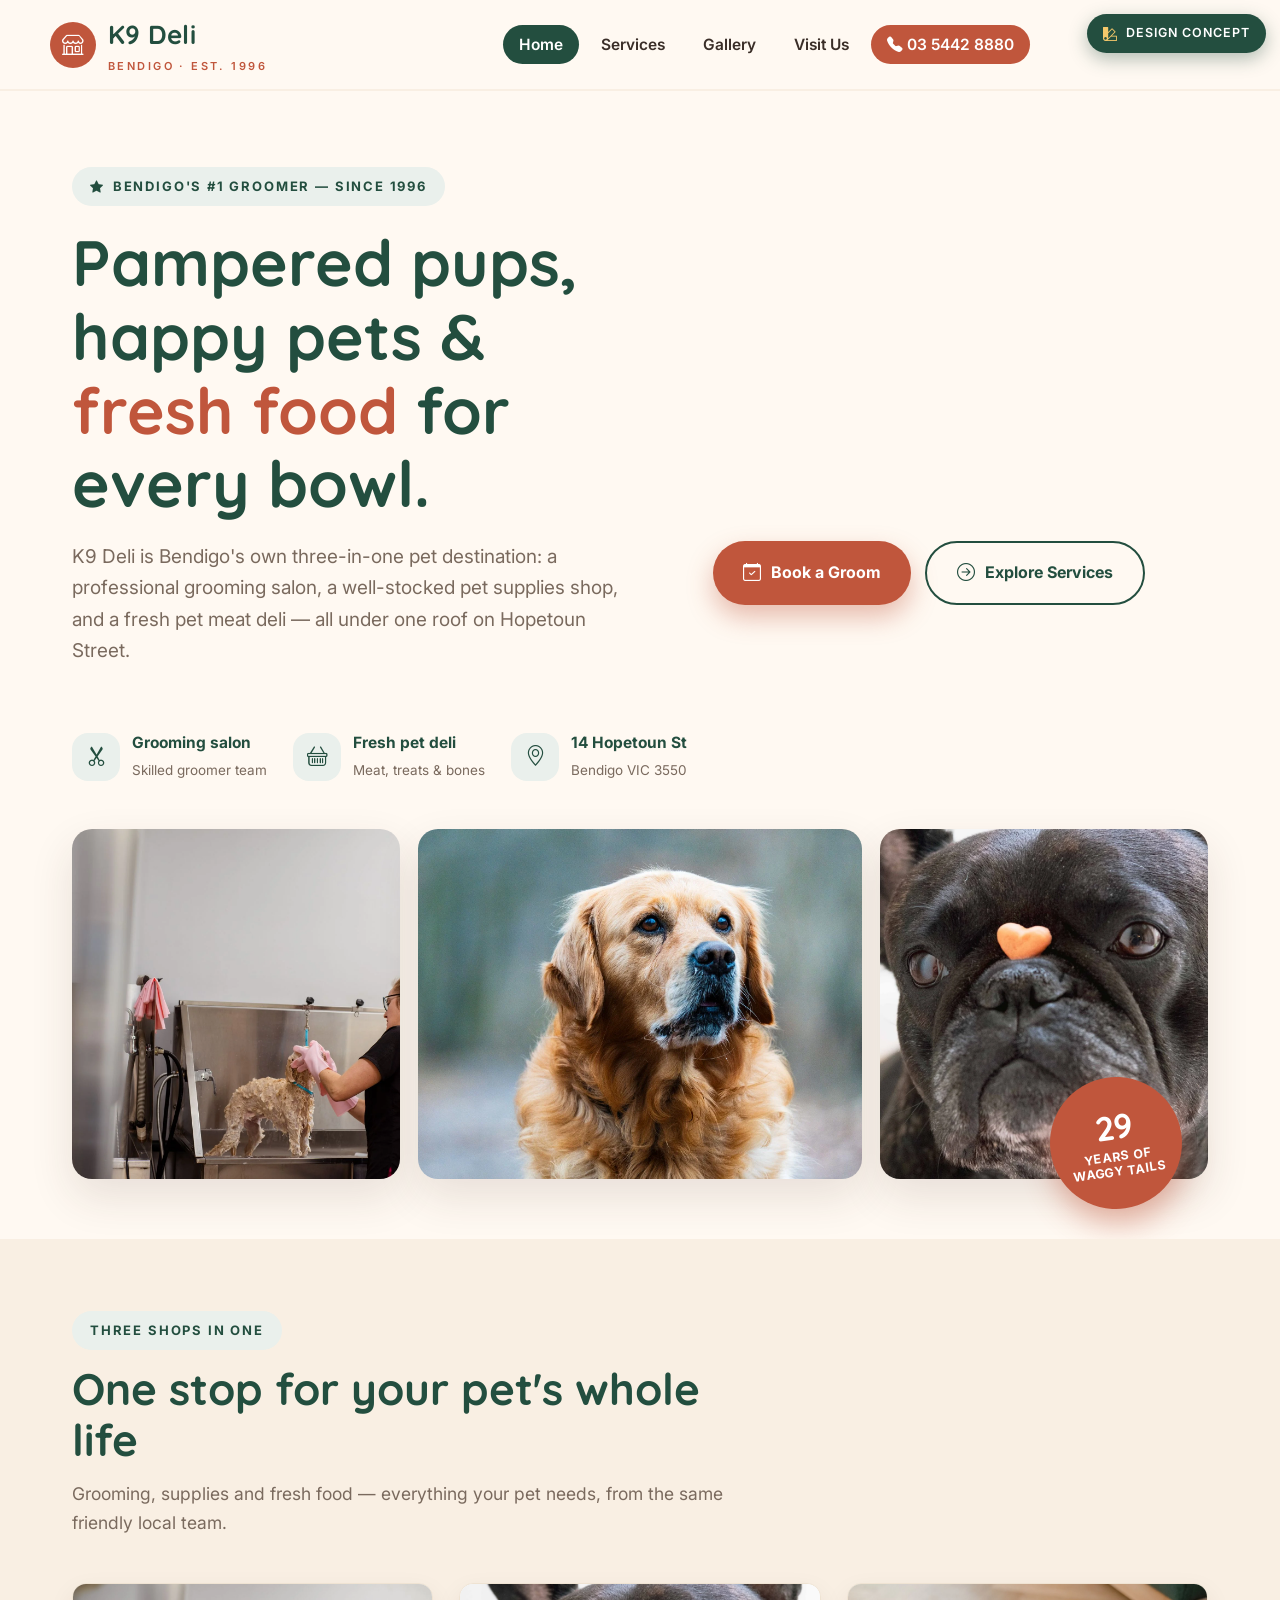
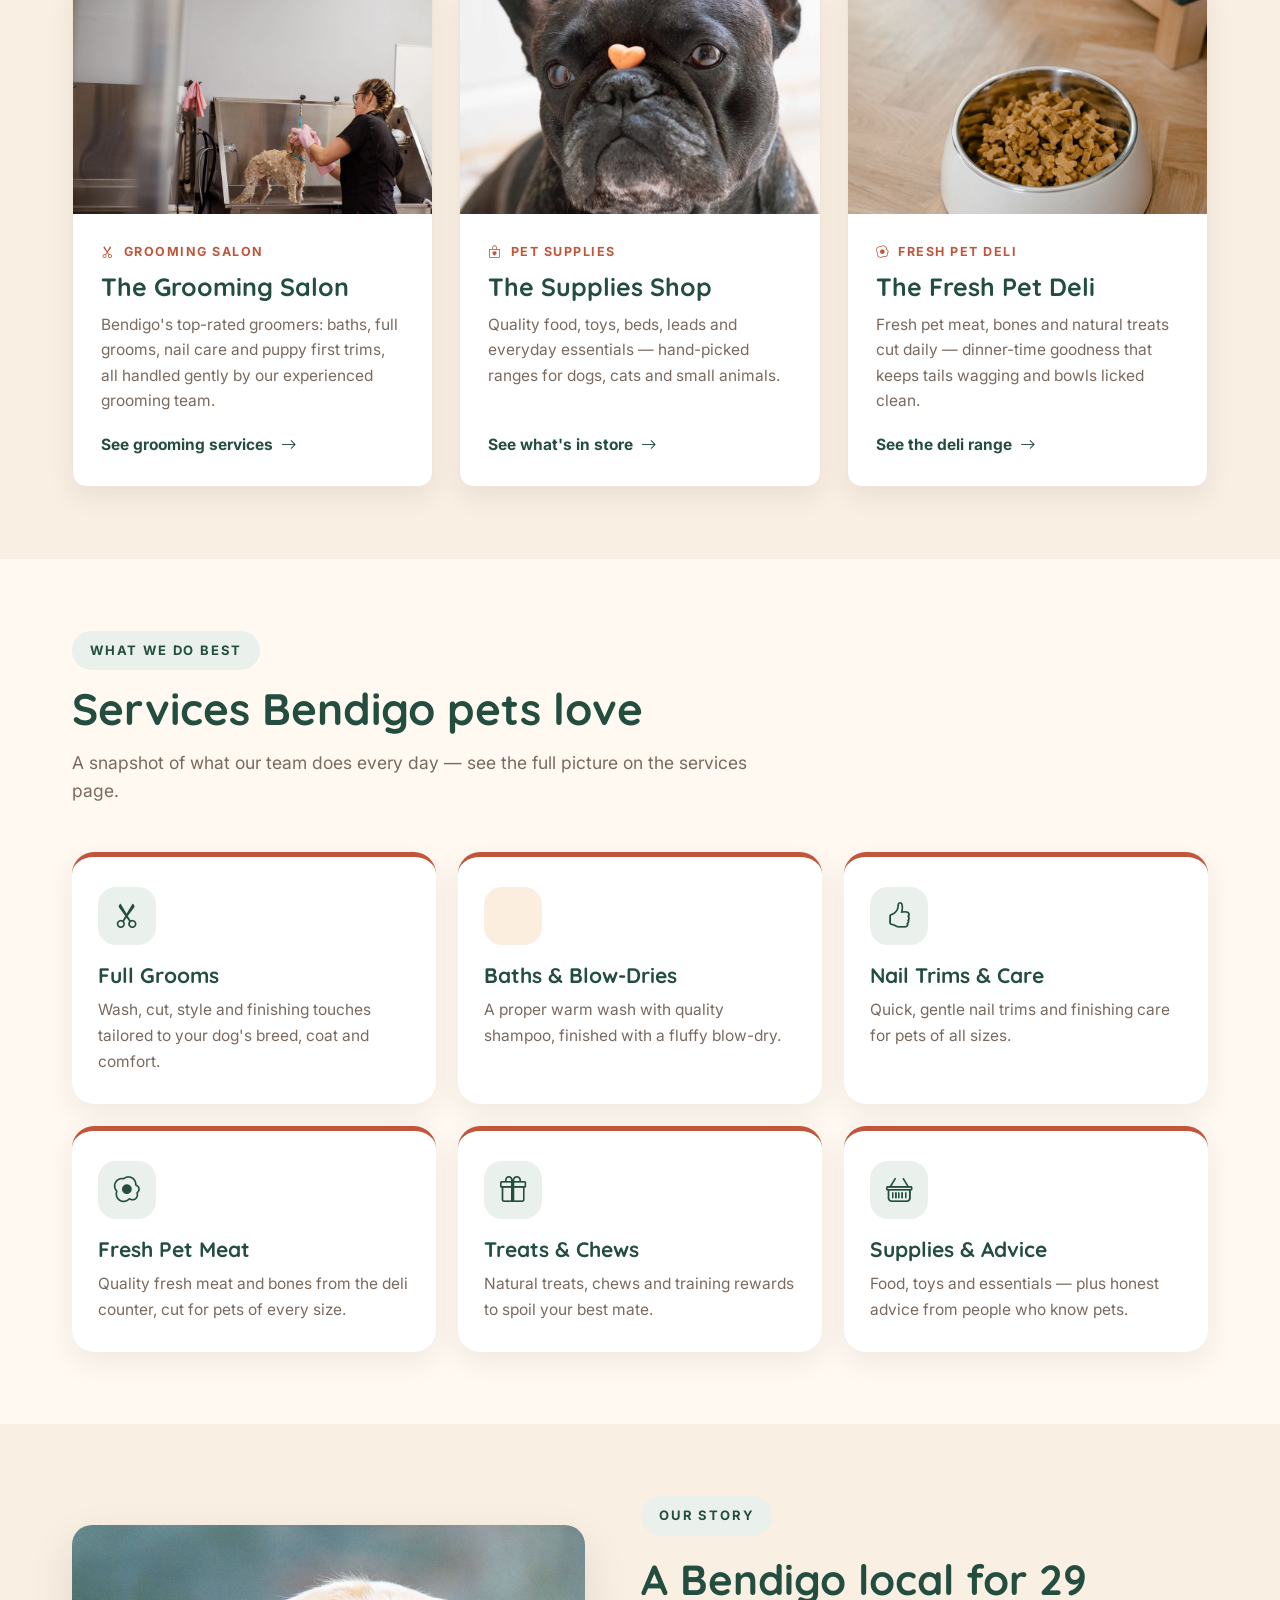
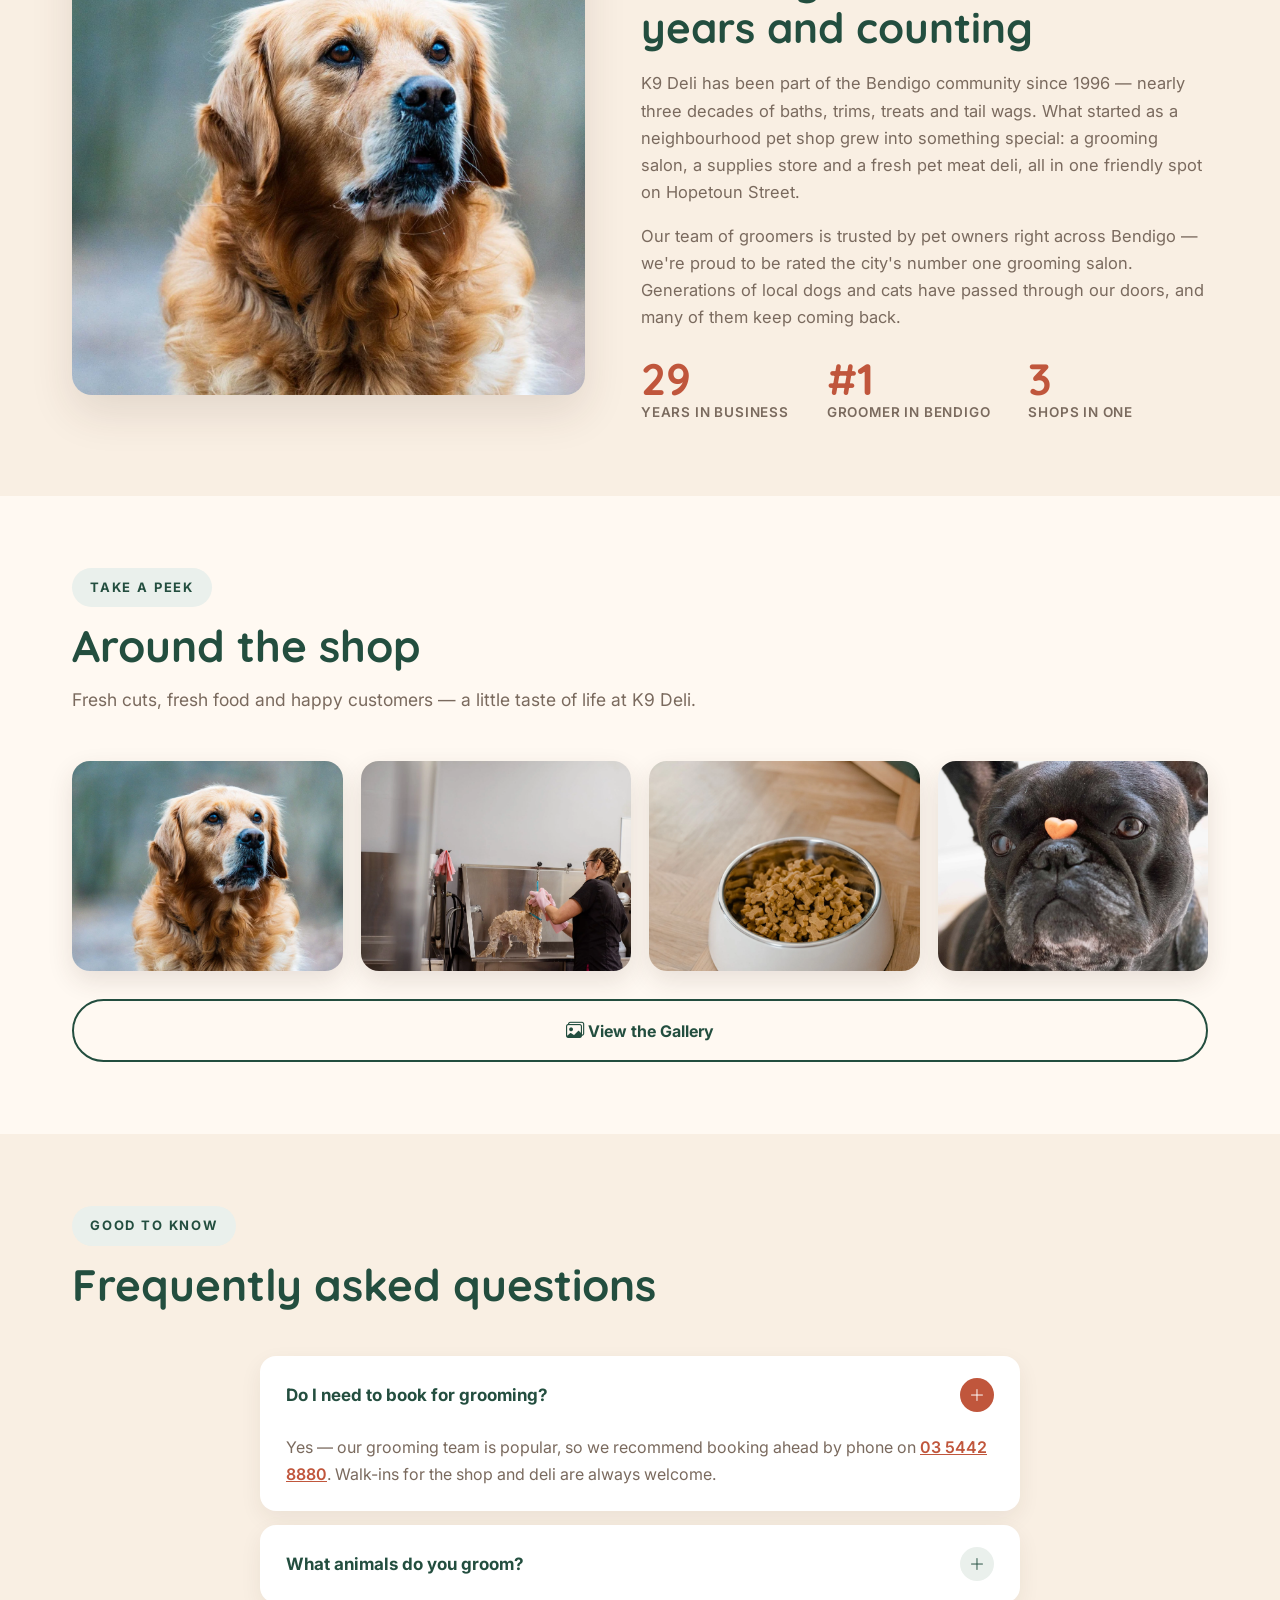
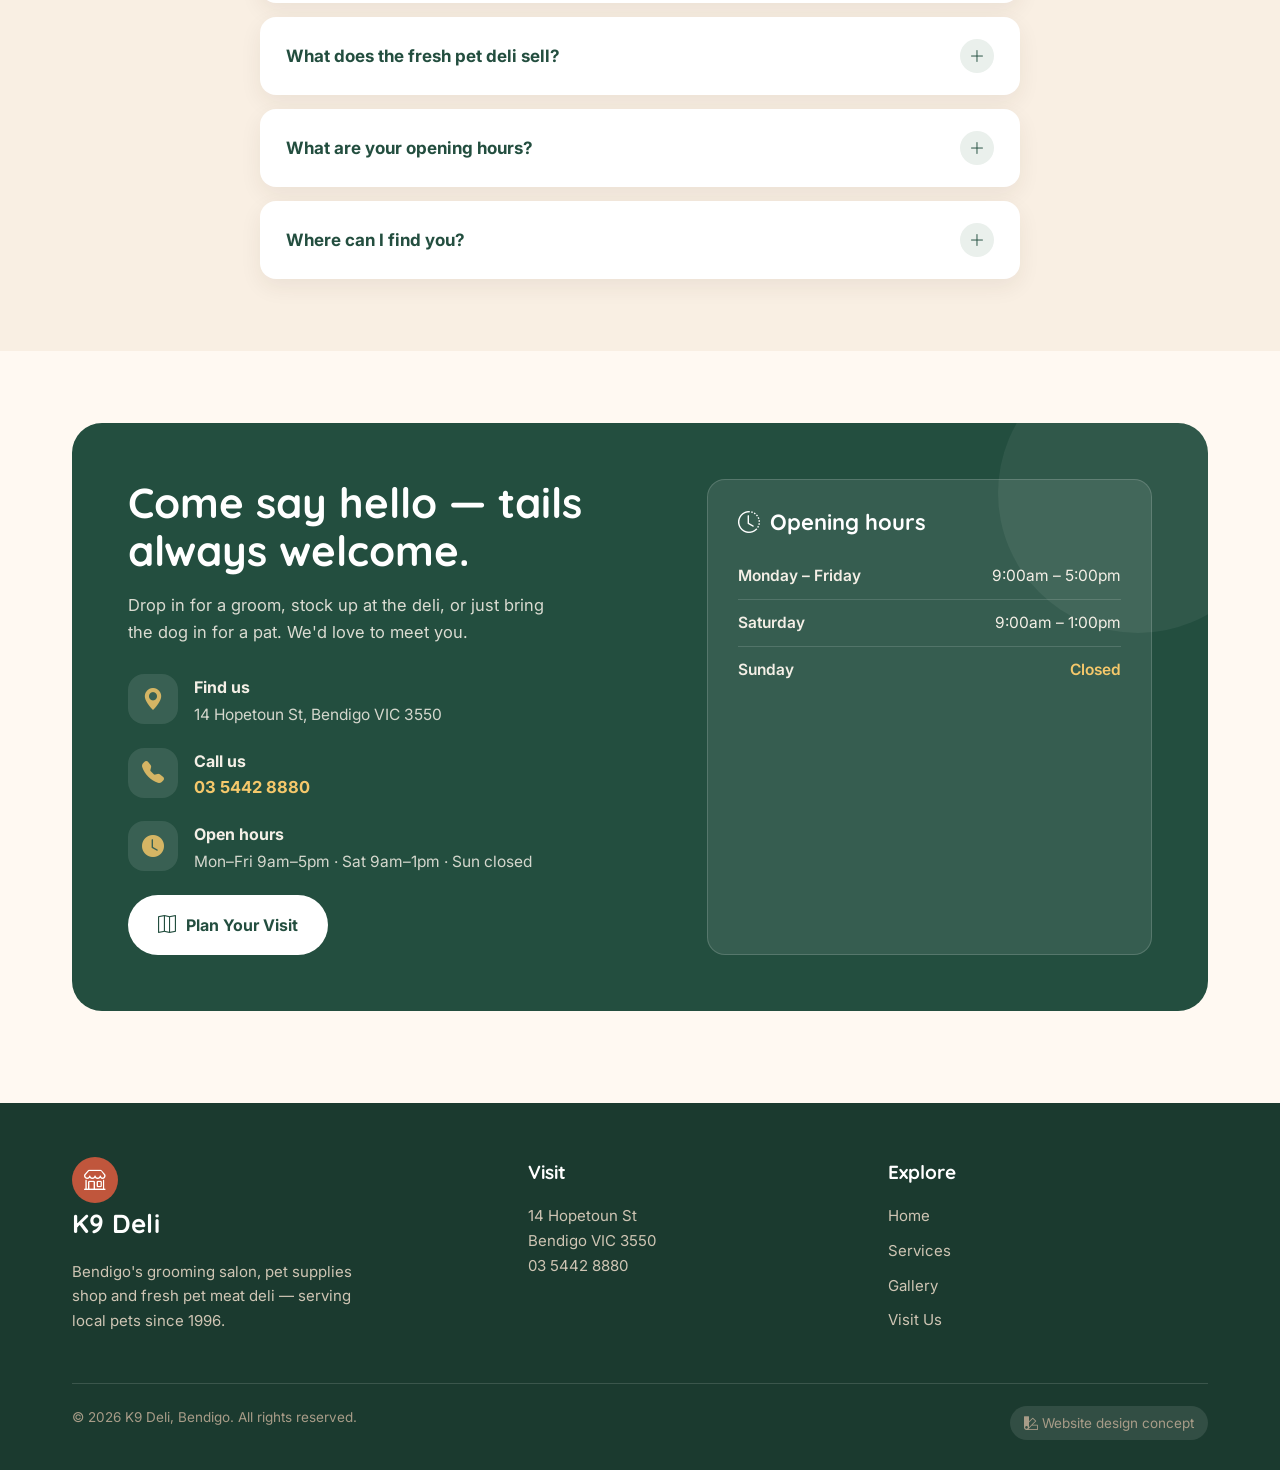
<file: index.html>
<!DOCTYPE html>
<html lang="en-AU">
<head>
<meta charset="UTF-8">
<meta name="viewport" content="width=device-width, initial-scale=1.0">
<title>K9 Deli Bendigo — Pet Grooming Salon, Pet Supplies &amp; Fresh Pet Meat</title>
<meta name="description" content="K9 Deli, 14 Hopetoun St Bendigo: professional pet grooming salon, quality pet supplies and a fresh pet meat deli. Serving Bendigo pets since 1996.">
<link rel="stylesheet" href="vendor/bootstrap-icons/bootstrap-icons.min.css">
<link rel="stylesheet" href="styles.css">
<link rel="icon" type="image/png" href="favicon.png">
<link rel="apple-touch-icon" href="apple-touch-icon.png">
</head>
<body>

<div class="concept-badge"><i class="bi bi-palette2"></i> Design concept</div>

<header class="site-header">
  <div class="wrap nav-row">
    <a class="logo" href="index.html" aria-label="K9 Deli home">
      <span class="logo-mark"><i class="bi bi-shop"></i></span>
      <span class="logo-text">K9 Deli<small>Bendigo · Est. 1996</small></span>
    </a>
    <button class="menu-toggle" aria-label="Open menu" aria-expanded="false"><i class="bi bi-list"></i></button>
    <ul class="nav-links">
      <li><a class="active" href="index.html">Home</a></li>
      <li><a href="services.html">Services</a></li>
      <li><a href="gallery.html">Gallery</a></li>
      <li><a href="contact.html">Visit Us</a></li>
      <li><a class="nav-cta" href="contact.html"><i class="bi bi-telephone-fill"></i>&nbsp;03 5442 8880</a></li>
    </ul>
  </div>
</header>

<!-- 1. HERO -->
<section class="hero">
  <div class="wrap">
    <div class="hero-top">
      <span class="kicker"><i class="bi bi-star-fill"></i> Bendigo's #1 Groomer — Since 1996</span>
      <h1>Pampered pups, happy pets &amp; <em>fresh food</em> for every bowl.</h1>
      <div class="hero-sub">
        <p class="lead">K9 Deli is Bendigo's own three-in-one pet destination: a professional grooming salon, a well-stocked pet supplies shop, and a fresh pet meat deli — all under one roof on Hopetoun Street.</p>
        <div class="hero-ctas">
          <a class="btn btn-primary" href="contact.html"><i class="bi bi-calendar-check"></i> Book a Groom</a>
          <a class="btn btn-ghost" href="services.html"><i class="bi bi-arrow-right-circle"></i> Explore Services</a>
        </div>
      </div>
      <div class="hero-facts">
        <div class="hero-fact"><span class="ic"><i class="bi bi-scissors"></i></span><div><strong>Grooming salon</strong><span>Skilled groomer team</span></div></div>
        <div class="hero-fact"><span class="ic"><i class="bi bi-basket"></i></span><div><strong>Fresh pet deli</strong><span>Meat, treats &amp; bones</span></div></div>
        <div class="hero-fact"><span class="ic"><i class="bi bi-geo-alt"></i></span><div><strong>14 Hopetoun St</strong><span>Bendigo VIC 3550</span></div></div>
      </div>
    </div>
    <div class="hero-trio">
      <figure><img src="images/salon-interior.webp" alt="Inside the K9 Deli grooming salon in Bendigo"></figure>
      <figure class="trio-main"><img src="images/hero-dog.webp" alt="Happy freshly groomed golden retriever in the K9 Deli salon"></figure>
      <figure><img src="images/treats.webp" alt="Fresh deli treats and produce at the K9 Deli counter"></figure>
      <div class="badge-seal"><span class="n">29</span><span class="t">Years of<br>waggy tails</span></div>
    </div>
  </div>
</section>

<!-- 2. THREE DEPARTMENTS -->
<section class="alt">
  <div class="wrap">
    <div class="section-head">
      <span class="kicker">Three shops in one</span>
      <h2>One stop for your pet's whole life</h2>
      <p>Grooming, supplies and fresh food — everything your pet needs, from the same friendly local team.</p>
    </div>
    <div class="dept-grid">
      <article class="dept-card">
        <div class="ph"><img src="images/salon-interior.webp" alt="Inside the K9 Deli grooming salon"></div>
        <div class="body">
          <span class="dept-tag"><i class="bi bi-scissors"></i> Grooming Salon</span>
          <h3>The Grooming Salon</h3>
          <p>Bendigo's top-rated groomers: baths, full grooms, nail care and puppy first trims, all handled gently by our experienced grooming team.</p>
          <a class="more" href="services.html">See grooming services <i class="bi bi-arrow-right"></i></a>
        </div>
      </article>
      <article class="dept-card">
        <div class="ph"><img src="images/treats.webp" alt="Natural treats and pet food ingredients"></div>
        <div class="body">
          <span class="dept-tag"><i class="bi bi-bag-heart"></i> Pet Supplies</span>
          <h3>The Supplies Shop</h3>
          <p>Quality food, toys, beds, leads and everyday essentials — hand-picked ranges for dogs, cats and small animals.</p>
          <a class="more" href="services.html">See what's in store <i class="bi bi-arrow-right"></i></a>
        </div>
      </article>
      <article class="dept-card">
        <div class="ph"><img src="images/deli-counter.webp" alt="Fresh pet food at the K9 Deli counter"></div>
        <div class="body">
          <span class="dept-tag"><i class="bi bi-egg-fried"></i> Fresh Pet Deli</span>
          <h3>The Fresh Pet Deli</h3>
          <p>Fresh pet meat, bones and natural treats cut daily — dinner-time goodness that keeps tails wagging and bowls licked clean.</p>
          <a class="more" href="services.html">See the deli range <i class="bi bi-arrow-right"></i></a>
        </div>
      </article>
    </div>
  </div>
</section>

<!-- 3. SERVICES SHOWCASE -->
<section>
  <div class="wrap">
    <div class="section-head">
      <span class="kicker">What we do best</span>
      <h2>Services Bendigo pets love</h2>
      <p>A snapshot of what our team does every day — see the full picture on the services page.</p>
    </div>
    <div class="svc-grid">
      <div class="svc"><span class="ic"><i class="bi bi-scissors"></i></span><h3>Full Grooms</h3><p>Wash, cut, style and finishing touches tailored to your dog's breed, coat and comfort.</p></div>
      <div class="svc"><span class="ic"><i class="bi bi-droplets"></i></span><h3>Baths &amp; Blow-Dries</h3><p>A proper warm wash with quality shampoo, finished with a fluffy blow-dry.</p></div>
      <div class="svc"><span class="ic"><i class="bi bi-hand-thumbs-up"></i></span><h3>Nail Trims &amp; Care</h3><p>Quick, gentle nail trims and finishing care for pets of all sizes.</p></div>
      <div class="svc"><span class="ic"><i class="bi bi-egg-fried"></i></span><h3>Fresh Pet Meat</h3><p>Quality fresh meat and bones from the deli counter, cut for pets of every size.</p></div>
      <div class="svc"><span class="ic"><i class="bi bi-gift"></i></span><h3>Treats &amp; Chews</h3><p>Natural treats, chews and training rewards to spoil your best mate.</p></div>
      <div class="svc"><span class="ic"><i class="bi bi-basket"></i></span><h3>Supplies &amp; Advice</h3><p>Food, toys and essentials — plus honest advice from people who know pets.</p></div>
    </div>
  </div>
</section>

<!-- 4. OUR STORY -->
<section class="alt">
  <div class="wrap story-grid">
    <div class="story-art"><img src="images/hero-dog.webp" alt="A happy groomed dog, a K9 Deli regular"></div>
    <div class="story-copy">
      <span class="kicker">Our story</span>
      <h2>A Bendigo local for 29 years and counting</h2>
      <p>K9 Deli has been part of the Bendigo community since 1996 — nearly three decades of baths, trims, treats and tail wags. What started as a neighbourhood pet shop grew into something special: a grooming salon, a supplies store and a fresh pet meat deli, all in one friendly spot on Hopetoun Street.</p>
      <p>Our team of groomers is trusted by pet owners right across Bendigo — we're proud to be rated the city's number one grooming salon. Generations of local dogs and cats have passed through our doors, and many of them keep coming back.</p>
      <div class="story-stats">
        <div class="stat"><div class="big">29</div><div class="lbl">Years in business</div></div>
        <div class="stat"><div class="big">#1</div><div class="lbl">Groomer in Bendigo</div></div>
        <div class="stat"><div class="big">3</div><div class="lbl">Shops in one</div></div>
      </div>
    </div>
  </div>
</section>

<!-- 5. GALLERY PREVIEW -->
<section>
  <div class="wrap">
    <div class="section-head">
      <span class="kicker">Take a peek</span>
      <h2>Around the shop</h2>
      <p>Fresh cuts, fresh food and happy customers — a little taste of life at K9 Deli.</p>
    </div>
    <div class="strip">
      <a href="gallery.html"><img src="images/hero-dog.webp" alt="Freshly groomed dog"></a>
      <a href="gallery.html"><img src="images/salon-interior.webp" alt="Grooming salon interior"></a>
      <a href="gallery.html"><img src="images/deli-counter.webp" alt="Fresh pet deli counter"></a>
      <a href="gallery.html"><img src="images/treats.webp" alt="Natural treats still life"></a>
    </div>
    <a class="btn btn-ghost strip-more" href="gallery.html"><i class="bi bi-images"></i> View the Gallery</a>
  </div>
</section>

<!-- 6. FAQ -->
<section class="alt">
  <div class="wrap">
    <div class="section-head">
      <span class="kicker">Good to know</span>
      <h2>Frequently asked questions</h2>
    </div>
    <div class="faq-list">
      <details class="faq" open>
        <summary>Do I need to book for grooming?<span class="pm"><i class="bi bi-plus-lg"></i></span></summary>
        <div class="a">Yes — our grooming team is popular, so we recommend booking ahead by phone on <a href="tel:+61354428880">03 5442 8880</a>. Walk-ins for the shop and deli are always welcome.</div>
      </details>
      <details class="faq">
        <summary>What animals do you groom?<span class="pm"><i class="bi bi-plus-lg"></i></span></summary>
        <div class="a">Our salon specialises in dogs of all breeds and sizes — from first puppy trims to full breed clips. Ask our team what's right for your dog's coat.</div>
      </details>
      <details class="faq">
        <summary>What does the fresh pet deli sell?<span class="pm"><i class="bi bi-plus-lg"></i></span></summary>
        <div class="a">Fresh pet meat, bones and natural treats, prepared at the deli counter. It's the part of the shop that makes tails wag before they even get home.</div>
      </details>
      <details class="faq">
        <summary>What are your opening hours?<span class="pm"><i class="bi bi-plus-lg"></i></span></summary>
        <div class="a">Monday to Friday, 9am–5pm, and Saturday 9am–1pm. We're closed on Sundays.</div>
      </details>
      <details class="faq">
        <summary>Where can I find you?<span class="pm"><i class="bi bi-plus-lg"></i></span></summary>
        <div class="a">You'll find us at <a href="contact.html">14 Hopetoun St, Bendigo VIC 3550</a> — easy to reach, with grooming, supplies and the deli all under one roof.</div>
      </details>
    </div>
  </div>
</section>

<!-- 7. VISIT / CONTACT BAND -->
<section>
  <div class="wrap">
    <div class="visit-band">
      <div class="visit-grid">
        <div>
          <h2>Come say hello — tails always welcome.</h2>
          <p class="lead">Drop in for a groom, stock up at the deli, or just bring the dog in for a pat. We'd love to meet you.</p>
          <div class="visit-item"><span class="ic"><i class="bi bi-geo-alt-fill"></i></span><div><strong>Find us</strong><span>14 Hopetoun St, Bendigo VIC 3550</span></div></div>
          <div class="visit-item"><span class="ic"><i class="bi bi-telephone-fill"></i></span><div><strong>Call us</strong><a href="tel:+61354428880">03 5442 8880</a></div></div>
          <div class="visit-item"><span class="ic"><i class="bi bi-clock-fill"></i></span><div><strong>Open hours</strong><span>Mon–Fri 9am–5pm · Sat 9am–1pm · Sun closed</span></div></div>
          <a class="btn btn-light" href="contact.html"><i class="bi bi-map"></i> Plan Your Visit</a>
        </div>
        <div class="hours-card">
          <h3><i class="bi bi-clock-history"></i> Opening hours</h3>
          <div class="hours-row"><span class="d">Monday – Friday</span><span class="t">9:00am – 5:00pm</span></div>
          <div class="hours-row"><span class="d">Saturday</span><span class="t">9:00am – 1:00pm</span></div>
          <div class="hours-row closed"><span class="d">Sunday</span><span class="t">Closed</span></div>
        </div>
      </div>
    </div>
  </div>
</section>

<footer>
  <div class="wrap">
    <div class="foot-grid">
      <div>
        <a class="logo" href="index.html"><span class="logo-mark"><i class="bi bi-shop"></i></span><span class="logo-text">K9 Deli</span></a>
        <p style="margin-top:14px;max-width:34ch">Bendigo's grooming salon, pet supplies shop and fresh pet meat deli — serving local pets since 1996.</p>
      </div>
      <div>
        <h4>Visit</h4>
        <p>14 Hopetoun St<br>Bendigo VIC 3550<br><a href="tel:+61354428880" style="display:inline">03 5442 8880</a></p>
      </div>
      <div>
        <h4>Explore</h4>
        <a href="index.html">Home</a>
        <a href="services.html">Services</a>
        <a href="gallery.html">Gallery</a>
        <a href="contact.html">Visit Us</a>
      </div>
    </div>
    <div class="foot-bottom">
      <span>© 2026 K9 Deli, Bendigo. All rights reserved.</span>
      <span class="concept-note"><i class="bi bi-palette2"></i> Website design concept</span>
    </div>
  </div>
</footer>

<script>
document.querySelector('.menu-toggle').addEventListener('click', function(){
  var links = document.querySelector('.nav-links');
  var open = links.classList.toggle('open');
  this.setAttribute('aria-expanded', open);
  this.innerHTML = open ? '<i class="bi bi-x-lg"></i>' : '<i class="bi bi-list"></i>';
});
</script>
</body>
</html>
</file>
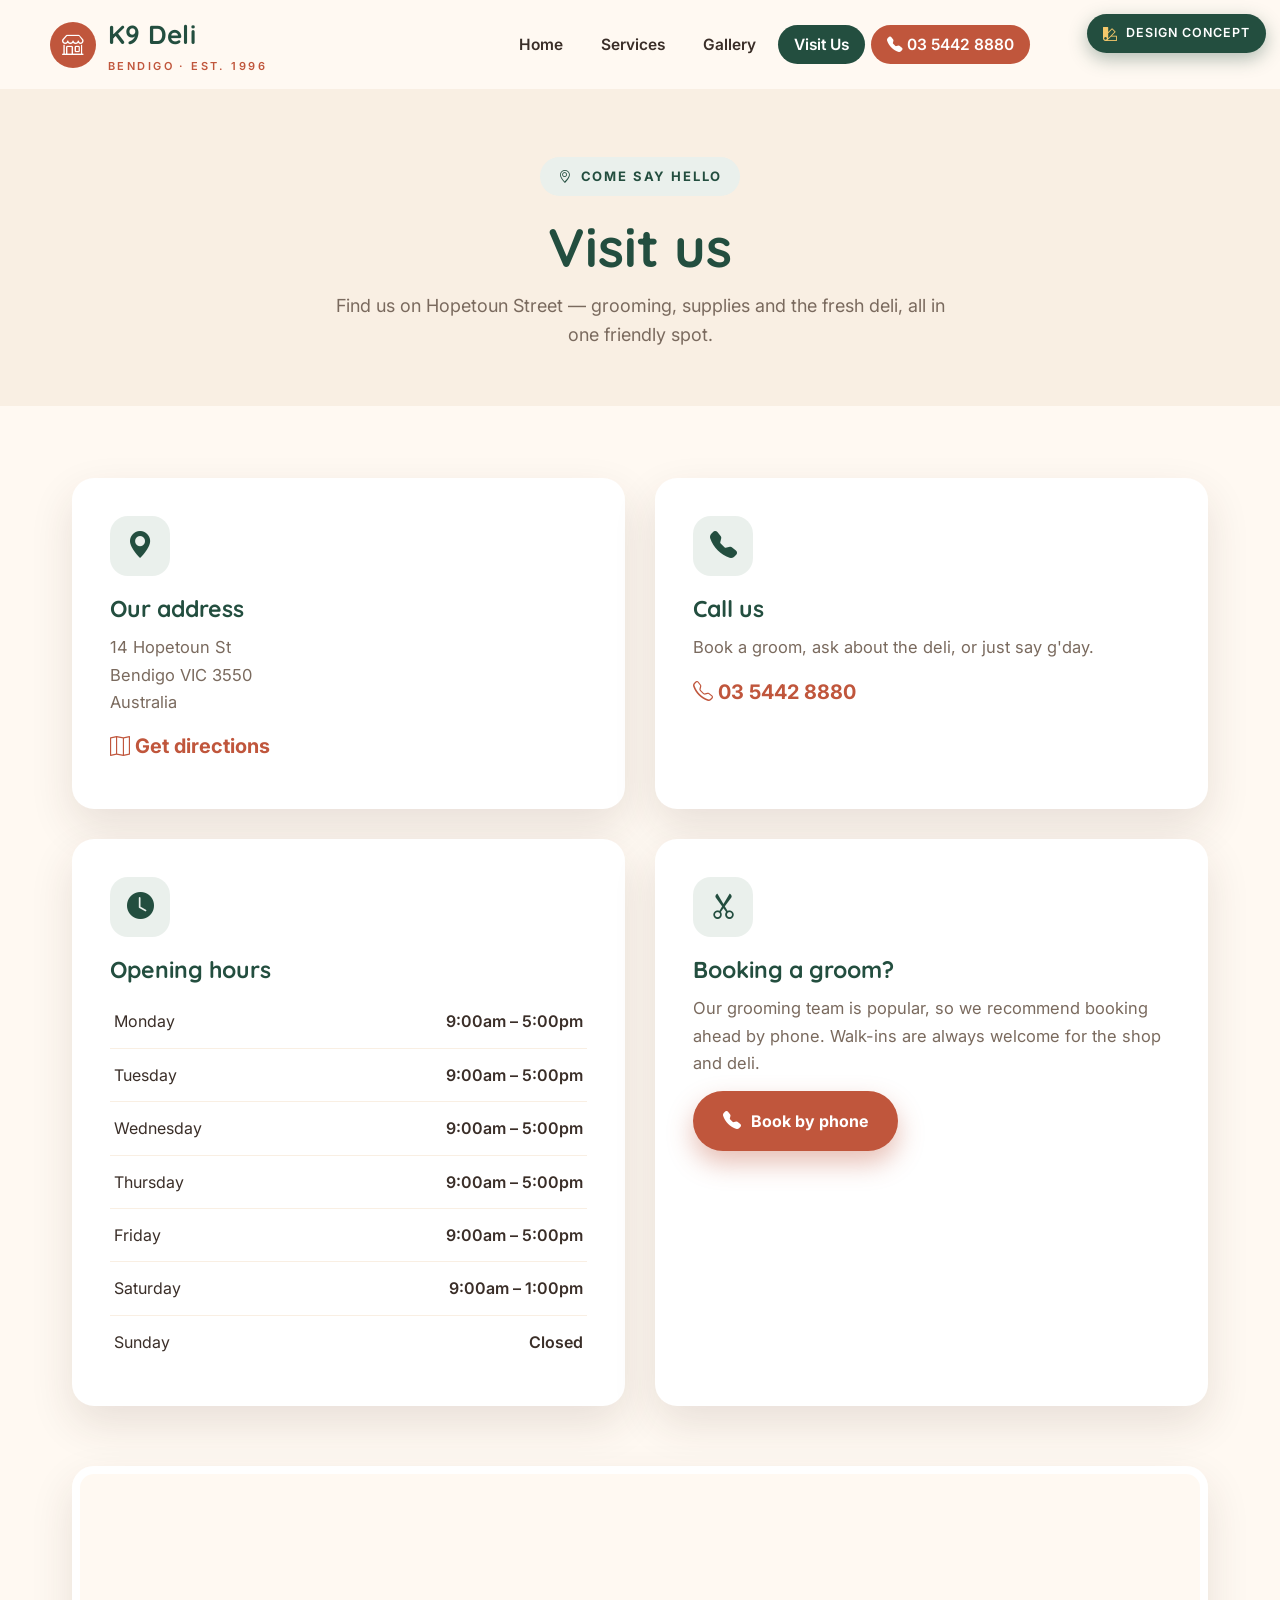
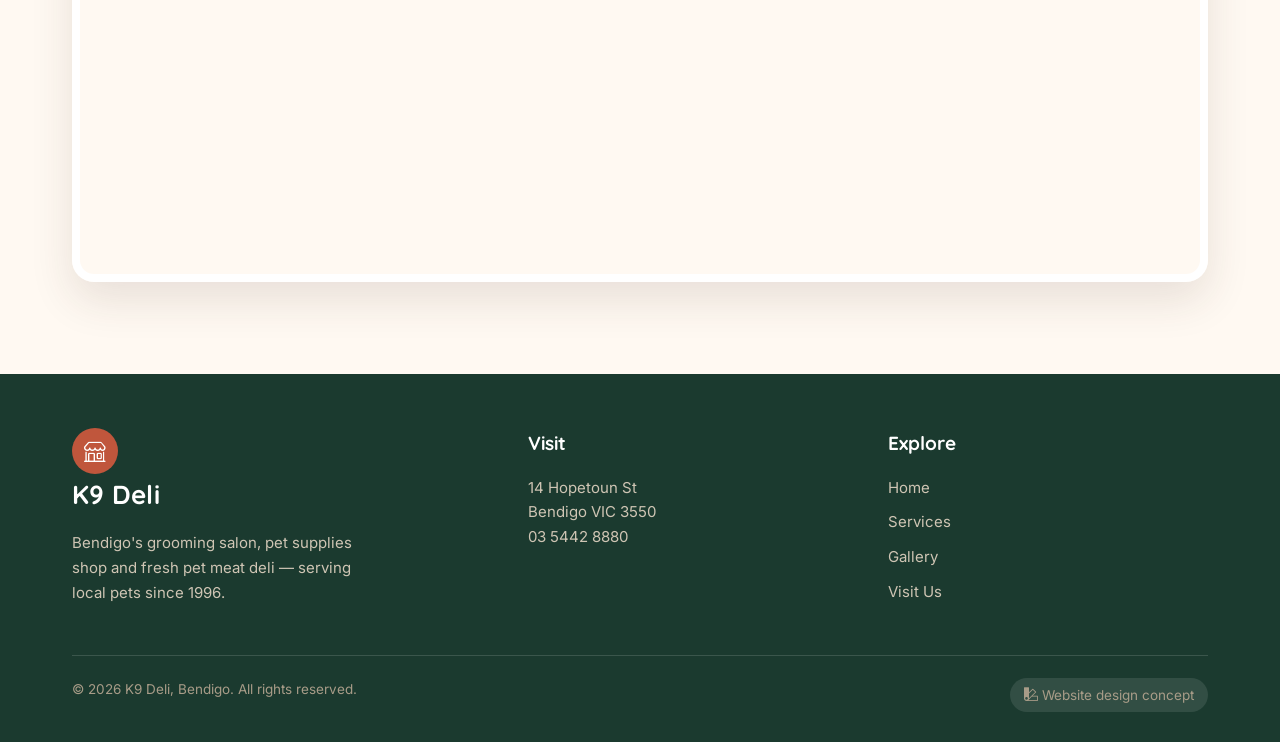
<file: contact.html>
<!DOCTYPE html>
<html lang="en-AU">
<head>
<meta charset="UTF-8">
<meta name="viewport" content="width=device-width, initial-scale=1.0">
<title>Visit Us — K9 Deli Bendigo | 14 Hopetoun St, Bendigo VIC</title>
<meta name="description" content="Find K9 Deli at 14 Hopetoun St, Bendigo VIC 3550. Call 03 5442 8880. Open Mon–Fri 9am–5pm, Sat 9am–1pm, closed Sundays.">
<link rel="stylesheet" href="vendor/bootstrap-icons/bootstrap-icons.min.css">
<link rel="stylesheet" href="styles.css">
<link rel="icon" type="image/png" href="favicon.png">
<link rel="apple-touch-icon" href="apple-touch-icon.png">
</head>
<body>

<div class="concept-badge"><i class="bi bi-palette2"></i> Design concept</div>

<header class="site-header">
  <div class="wrap nav-row">
    <a class="logo" href="index.html" aria-label="K9 Deli home">
      <span class="logo-mark"><i class="bi bi-shop"></i></span>
      <span class="logo-text">K9 Deli<small>Bendigo · Est. 1996</small></span>
    </a>
    <button class="menu-toggle" aria-label="Open menu" aria-expanded="false"><i class="bi bi-list"></i></button>
    <ul class="nav-links">
      <li><a href="index.html">Home</a></li>
      <li><a href="services.html">Services</a></li>
      <li><a href="gallery.html">Gallery</a></li>
      <li><a class="active" href="contact.html">Visit Us</a></li>
      <li><a class="nav-cta" href="tel:+61354428880"><i class="bi bi-telephone-fill"></i>&nbsp;03 5442 8880</a></li>
    </ul>
  </div>
</header>

<div class="page-hero">
  <div class="wrap">
    <span class="kicker"><i class="bi bi-geo-alt"></i> Come say hello</span>
    <h1>Visit us</h1>
    <p>Find us on Hopetoun Street — grooming, supplies and the fresh deli, all in one friendly spot.</p>
  </div>
</div>

<section>
  <div class="wrap">
    <div class="contact-grid">
      <div class="contact-card">
        <span class="ic"><i class="bi bi-geo-alt-fill"></i></span>
        <h3>Our address</h3>
        <p>14 Hopetoun St<br>Bendigo VIC 3550<br>Australia</p>
        <p style="margin-top:14px"><a class="big" href="https://www.google.com/maps?q=14+Hopetoun+St,+Bendigo+VIC+3550,+Australia" target="_blank" rel="noopener"><i class="bi bi-map"></i> Get directions</a></p>
      </div>
      <div class="contact-card">
        <span class="ic"><i class="bi bi-telephone-fill"></i></span>
        <h3>Call us</h3>
        <p>Book a groom, ask about the deli, or just say g'day.</p>
        <p style="margin-top:14px"><a class="big" href="tel:+61354428880"><i class="bi bi-telephone"></i> 03 5442 8880</a></p>
      </div>
      <div class="contact-card">
        <span class="ic"><i class="bi bi-clock-fill"></i></span>
        <h3>Opening hours</h3>
        <table class="hours-table">
          <tr><td>Monday</td><td class="t">9:00am – 5:00pm</td></tr>
          <tr><td>Tuesday</td><td class="t">9:00am – 5:00pm</td></tr>
          <tr><td>Wednesday</td><td class="t">9:00am – 5:00pm</td></tr>
          <tr><td>Thursday</td><td class="t">9:00am – 5:00pm</td></tr>
          <tr><td>Friday</td><td class="t">9:00am – 5:00pm</td></tr>
          <tr><td>Saturday</td><td class="t">9:00am – 1:00pm</td></tr>
          <tr><td>Sunday</td><td class="t">Closed</td></tr>
        </table>
      </div>
      <div class="contact-card">
        <span class="ic"><i class="bi bi-scissors"></i></span>
        <h3>Booking a groom?</h3>
        <p>Our grooming team is popular, so we recommend booking ahead by phone. Walk-ins are always welcome for the shop and deli.</p>
        <p style="margin-top:14px"><a class="btn btn-primary" href="tel:+61354428880"><i class="bi bi-telephone-fill"></i> Book by phone</a></p>
      </div>
    </div>

    <div class="map-shell">
      <iframe title="Map — 14 Hopetoun St, Bendigo VIC 3550" loading="lazy"
        src="https://www.google.com/maps?q=14+Hopetoun+St,+Bendigo+VIC+3550,+Australia&output=embed"></iframe>
    </div>
  </div>
</section>

<footer>
  <div class="wrap">
    <div class="foot-grid">
      <div>
        <a class="logo" href="index.html"><span class="logo-mark"><i class="bi bi-shop"></i></span><span class="logo-text">K9 Deli</span></a>
        <p style="margin-top:14px;max-width:34ch">Bendigo's grooming salon, pet supplies shop and fresh pet meat deli — serving local pets since 1996.</p>
      </div>
      <div>
        <h4>Visit</h4>
        <p>14 Hopetoun St<br>Bendigo VIC 3550<br><a href="tel:+61354428880" style="display:inline">03 5442 8880</a></p>
      </div>
      <div>
        <h4>Explore</h4>
        <a href="index.html">Home</a>
        <a href="services.html">Services</a>
        <a href="gallery.html">Gallery</a>
        <a href="contact.html">Visit Us</a>
      </div>
    </div>
    <div class="foot-bottom">
      <span>© 2026 K9 Deli, Bendigo. All rights reserved.</span>
      <span class="concept-note"><i class="bi bi-palette2"></i> Website design concept</span>
    </div>
  </div>
</footer>

<script>
document.querySelector('.menu-toggle').addEventListener('click', function(){
  var links = document.querySelector('.nav-links');
  var open = links.classList.toggle('open');
  this.setAttribute('aria-expanded', open);
  this.innerHTML = open ? '<i class="bi bi-x-lg"></i>' : '<i class="bi bi-list"></i>';
});
</script>
</body>
</html>
</file>
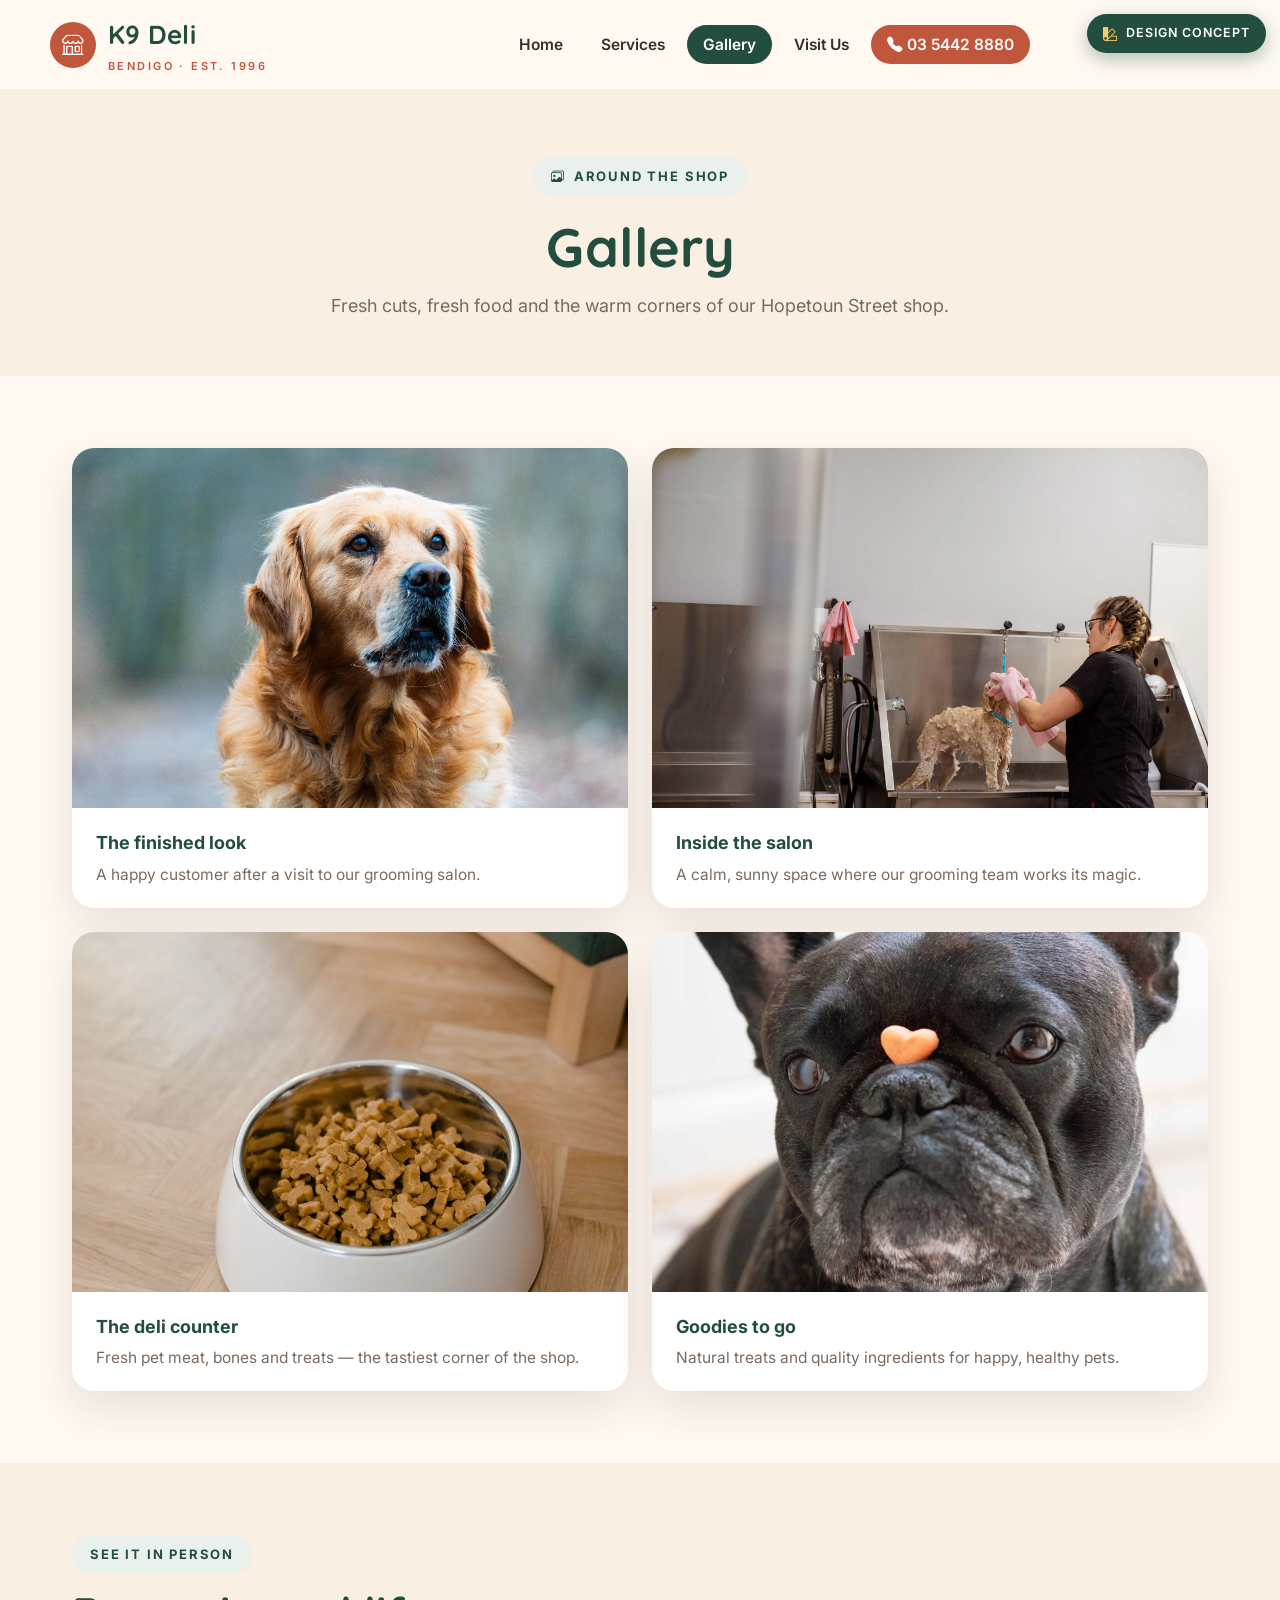
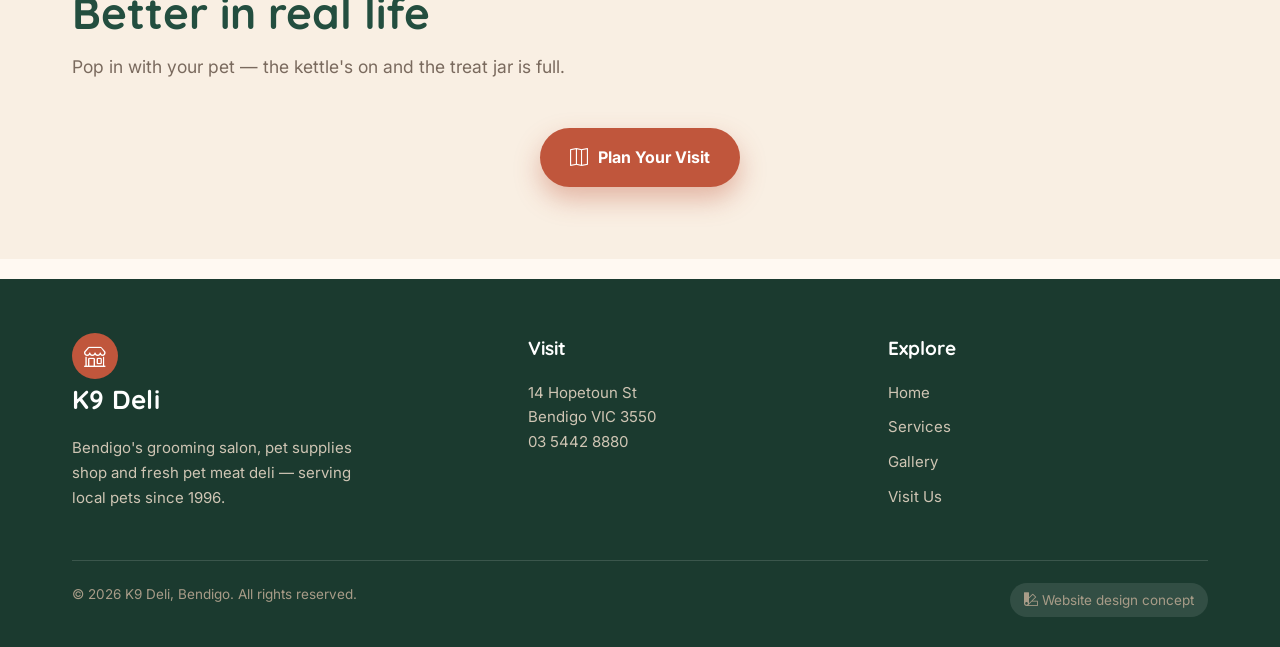
<file: gallery.html>
<!DOCTYPE html>
<html lang="en-AU">
<head>
<meta charset="UTF-8">
<meta name="viewport" content="width=device-width, initial-scale=1.0">
<title>Gallery — K9 Deli Bendigo</title>
<meta name="description" content="A look inside K9 Deli Bendigo: the grooming salon, the fresh pet deli and happy groomed pets.">
<link rel="stylesheet" href="vendor/bootstrap-icons/bootstrap-icons.min.css">
<link rel="stylesheet" href="styles.css">
<link rel="icon" type="image/png" href="favicon.png">
<link rel="apple-touch-icon" href="apple-touch-icon.png">
</head>
<body>

<div class="concept-badge"><i class="bi bi-palette2"></i> Design concept</div>

<header class="site-header">
  <div class="wrap nav-row">
    <a class="logo" href="index.html" aria-label="K9 Deli home">
      <span class="logo-mark"><i class="bi bi-shop"></i></span>
      <span class="logo-text">K9 Deli<small>Bendigo · Est. 1996</small></span>
    </a>
    <button class="menu-toggle" aria-label="Open menu" aria-expanded="false"><i class="bi bi-list"></i></button>
    <ul class="nav-links">
      <li><a href="index.html">Home</a></li>
      <li><a href="services.html">Services</a></li>
      <li><a class="active" href="gallery.html">Gallery</a></li>
      <li><a href="contact.html">Visit Us</a></li>
      <li><a class="nav-cta" href="contact.html"><i class="bi bi-telephone-fill"></i>&nbsp;03 5442 8880</a></li>
    </ul>
  </div>
</header>

<div class="page-hero">
  <div class="wrap">
    <span class="kicker"><i class="bi bi-images"></i> Around the shop</span>
    <h1>Gallery</h1>
    <p>Fresh cuts, fresh food and the warm corners of our Hopetoun Street shop.</p>
  </div>
</div>

<section>
  <div class="wrap">
    <div class="gal-grid">
      <figure class="gal-item">
        <img src="images/hero-dog.webp" alt="Happy freshly groomed golden retriever">
        <figcaption><strong>The finished look</strong>A happy customer after a visit to our grooming salon.</figcaption>
      </figure>
      <figure class="gal-item">
        <img src="images/salon-interior.webp" alt="Cozy grooming salon interior">
        <figcaption><strong>Inside the salon</strong>A calm, sunny space where our grooming team works its magic.</figcaption>
      </figure>
      <figure class="gal-item">
        <img src="images/deli-counter.webp" alt="Fresh pet food at the deli counter">
        <figcaption><strong>The deli counter</strong>Fresh pet meat, bones and treats — the tastiest corner of the shop.</figcaption>
      </figure>
      <figure class="gal-item">
        <img src="images/treats.webp" alt="Natural dog treats still life">
        <figcaption><strong>Goodies to go</strong>Natural treats and quality ingredients for happy, healthy pets.</figcaption>
      </figure>
    </div>
  </div>
</section>

<section class="alt">
  <div class="wrap" style="text-align:center">
    <div class="section-head">
      <span class="kicker">See it in person</span>
      <h2>Better in real life</h2>
      <p>Pop in with your pet — the kettle's on and the treat jar is full.</p>
    </div>
    <a class="btn btn-primary" href="contact.html"><i class="bi bi-map"></i> Plan Your Visit</a>
  </div>
</section>

<footer>
  <div class="wrap">
    <div class="foot-grid">
      <div>
        <a class="logo" href="index.html"><span class="logo-mark"><i class="bi bi-shop"></i></span><span class="logo-text">K9 Deli</span></a>
        <p style="margin-top:14px;max-width:34ch">Bendigo's grooming salon, pet supplies shop and fresh pet meat deli — serving local pets since 1996.</p>
      </div>
      <div>
        <h4>Visit</h4>
        <p>14 Hopetoun St<br>Bendigo VIC 3550<br><a href="tel:+61354428880" style="display:inline">03 5442 8880</a></p>
      </div>
      <div>
        <h4>Explore</h4>
        <a href="index.html">Home</a>
        <a href="services.html">Services</a>
        <a href="gallery.html">Gallery</a>
        <a href="contact.html">Visit Us</a>
      </div>
    </div>
    <div class="foot-bottom">
      <span>© 2026 K9 Deli, Bendigo. All rights reserved.</span>
      <span class="concept-note"><i class="bi bi-palette2"></i> Website design concept</span>
    </div>
  </div>
</footer>

<script>
document.querySelector('.menu-toggle').addEventListener('click', function(){
  var links = document.querySelector('.nav-links');
  var open = links.classList.toggle('open');
  this.setAttribute('aria-expanded', open);
  this.innerHTML = open ? '<i class="bi bi-x-lg"></i>' : '<i class="bi bi-list"></i>';
});
</script>
</body>
</html>
</file>
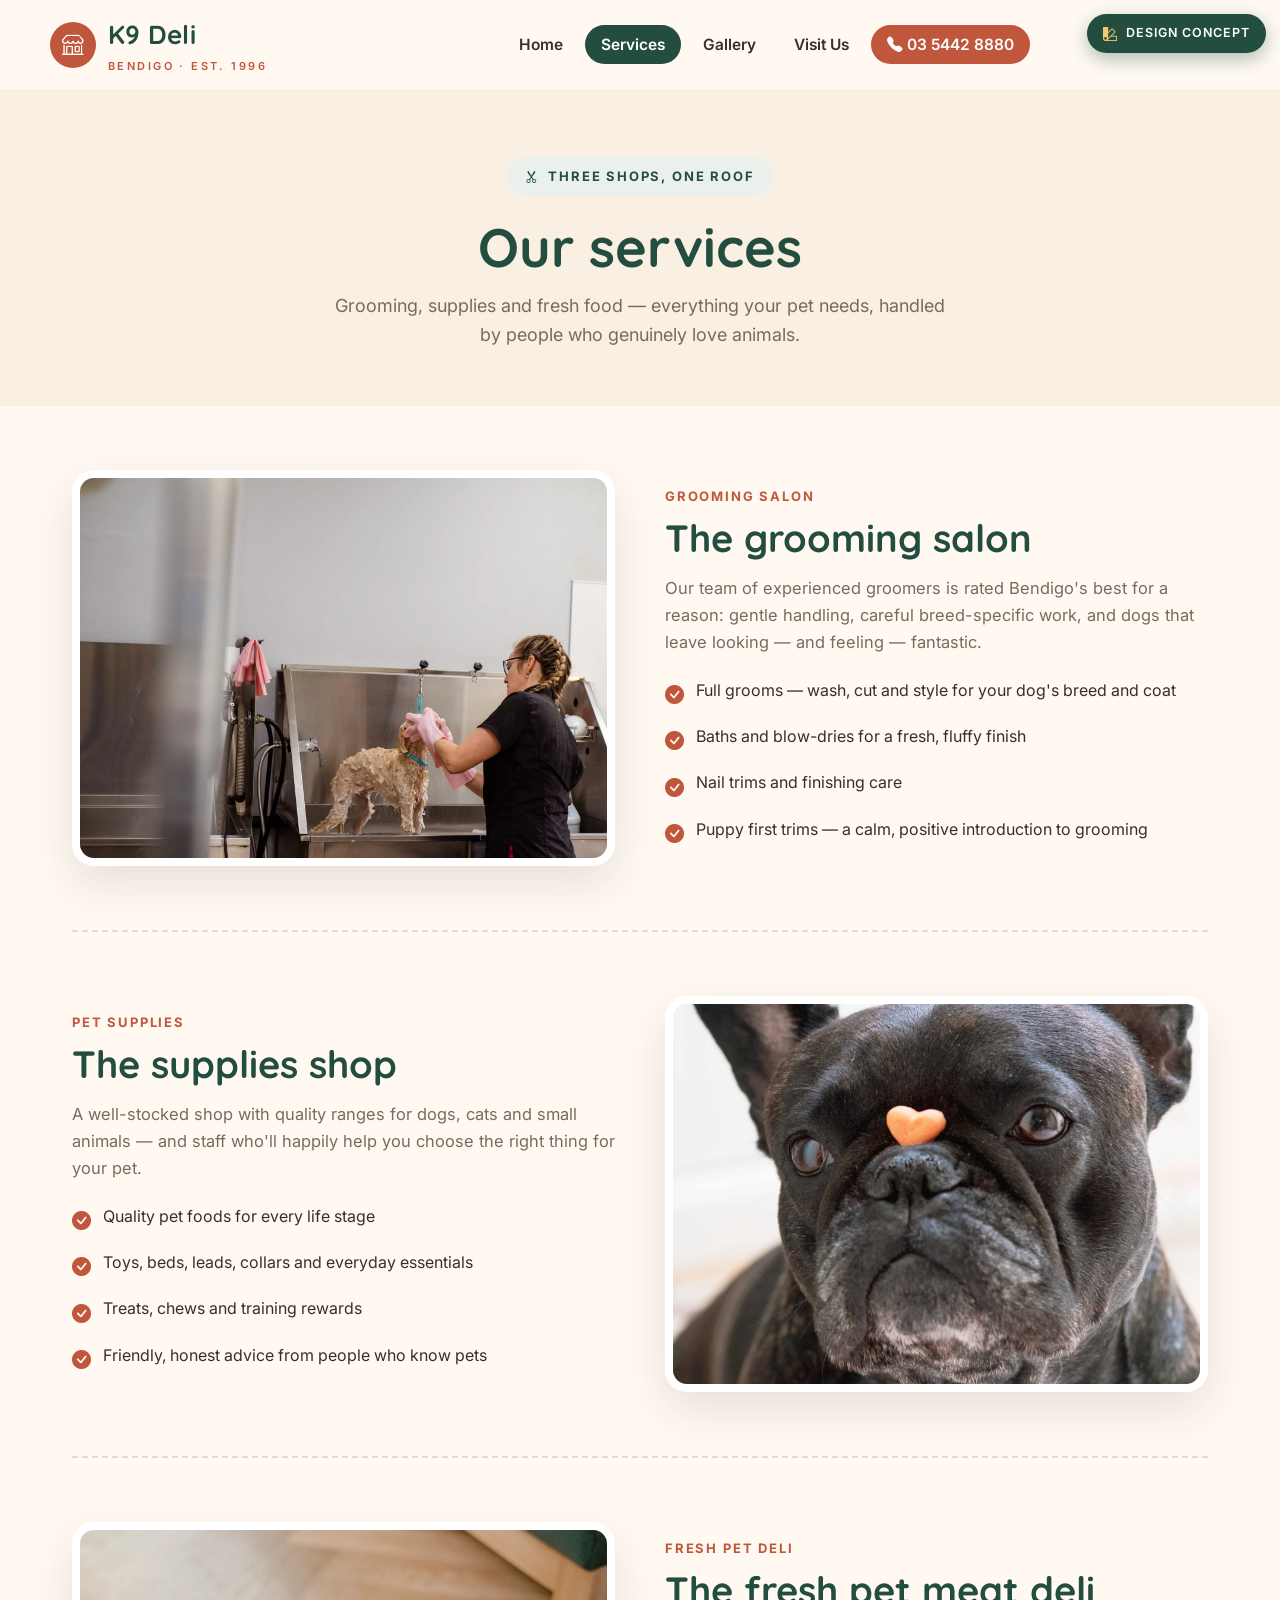
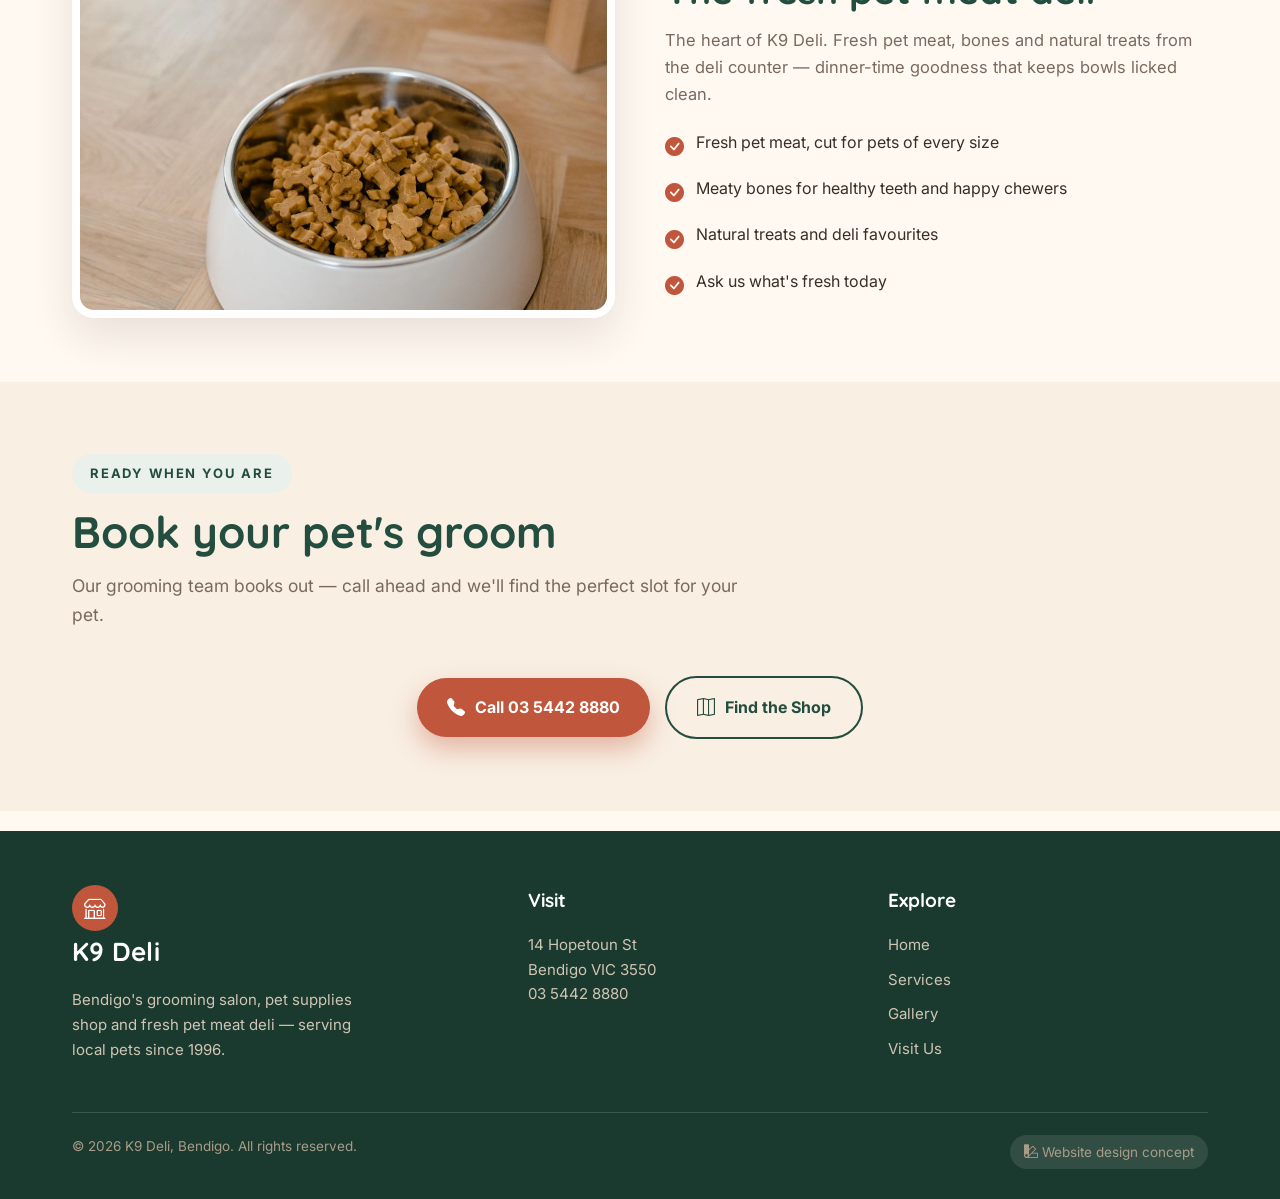
<file: services.html>
<!DOCTYPE html>
<html lang="en-AU">
<head>
<meta charset="UTF-8">
<meta name="viewport" content="width=device-width, initial-scale=1.0">
<title>Services — K9 Deli Bendigo | Grooming Salon, Supplies &amp; Fresh Pet Deli</title>
<meta name="description" content="Grooming salon services, pet supplies and fresh pet meat deli at K9 Deli, 14 Hopetoun St Bendigo — serving pets since 1996.">
<link rel="stylesheet" href="vendor/bootstrap-icons/bootstrap-icons.min.css">
<link rel="stylesheet" href="styles.css">
<link rel="icon" type="image/png" href="favicon.png">
<link rel="apple-touch-icon" href="apple-touch-icon.png">
</head>
<body>

<div class="concept-badge"><i class="bi bi-palette2"></i> Design concept</div>

<header class="site-header">
  <div class="wrap nav-row">
    <a class="logo" href="index.html" aria-label="K9 Deli home">
      <span class="logo-mark"><i class="bi bi-shop"></i></span>
      <span class="logo-text">K9 Deli<small>Bendigo · Est. 1996</small></span>
    </a>
    <button class="menu-toggle" aria-label="Open menu" aria-expanded="false"><i class="bi bi-list"></i></button>
    <ul class="nav-links">
      <li><a href="index.html">Home</a></li>
      <li><a class="active" href="services.html">Services</a></li>
      <li><a href="gallery.html">Gallery</a></li>
      <li><a href="contact.html">Visit Us</a></li>
      <li><a class="nav-cta" href="contact.html"><i class="bi bi-telephone-fill"></i>&nbsp;03 5442 8880</a></li>
    </ul>
  </div>
</header>

<div class="page-hero">
  <div class="wrap">
    <span class="kicker"><i class="bi bi-scissors"></i> Three shops, one roof</span>
    <h1>Our services</h1>
    <p>Grooming, supplies and fresh food — everything your pet needs, handled by people who genuinely love animals.</p>
  </div>
</div>

<div class="wrap">
  <!-- GROOMING -->
  <div class="dept-block">
    <div class="dimg"><img src="images/salon-interior.webp" alt="Inside the K9 Deli grooming salon"></div>
    <div class="dcopy">
      <span class="tag">Grooming Salon</span>
      <h2>The grooming salon</h2>
      <p>Our team of experienced groomers is rated Bendigo's best for a reason: gentle handling, careful breed-specific work, and dogs that leave looking — and feeling — fantastic.</p>
      <ul class="tick-list">
        <li><i class="bi bi-check-circle-fill"></i> Full grooms — wash, cut and style for your dog's breed and coat</li>
        <li><i class="bi bi-check-circle-fill"></i> Baths and blow-dries for a fresh, fluffy finish</li>
        <li><i class="bi bi-check-circle-fill"></i> Nail trims and finishing care</li>
        <li><i class="bi bi-check-circle-fill"></i> Puppy first trims — a calm, positive introduction to grooming</li>
      </ul>
    </div>
  </div>

  <!-- SUPPLIES -->
  <div class="dept-block flip">
    <div class="dimg"><img src="images/treats.webp" alt="Natural treats and pet food ingredients"></div>
    <div class="dcopy">
      <span class="tag">Pet Supplies</span>
      <h2>The supplies shop</h2>
      <p>A well-stocked shop with quality ranges for dogs, cats and small animals — and staff who'll happily help you choose the right thing for your pet.</p>
      <ul class="tick-list">
        <li><i class="bi bi-check-circle-fill"></i> Quality pet foods for every life stage</li>
        <li><i class="bi bi-check-circle-fill"></i> Toys, beds, leads, collars and everyday essentials</li>
        <li><i class="bi bi-check-circle-fill"></i> Treats, chews and training rewards</li>
        <li><i class="bi bi-check-circle-fill"></i> Friendly, honest advice from people who know pets</li>
      </ul>
    </div>
  </div>

  <!-- DELI -->
  <div class="dept-block">
    <div class="dimg"><img src="images/deli-counter.webp" alt="Fresh pet food at the K9 Deli counter"></div>
    <div class="dcopy">
      <span class="tag">Fresh Pet Deli</span>
      <h2>The fresh pet meat deli</h2>
      <p>The heart of K9 Deli. Fresh pet meat, bones and natural treats from the deli counter — dinner-time goodness that keeps bowls licked clean.</p>
      <ul class="tick-list">
        <li><i class="bi bi-check-circle-fill"></i> Fresh pet meat, cut for pets of every size</li>
        <li><i class="bi bi-check-circle-fill"></i> Meaty bones for healthy teeth and happy chewers</li>
        <li><i class="bi bi-check-circle-fill"></i> Natural treats and deli favourites</li>
        <li><i class="bi bi-check-circle-fill"></i> Ask us what's fresh today</li>
      </ul>
    </div>
  </div>
</div>

<section class="alt">
  <div class="wrap" style="text-align:center">
    <div class="section-head">
      <span class="kicker">Ready when you are</span>
      <h2>Book your pet's groom</h2>
      <p>Our grooming team books out — call ahead and we'll find the perfect slot for your pet.</p>
    </div>
    <a class="btn btn-primary" href="tel:+61354428880"><i class="bi bi-telephone-fill"></i> Call 03 5442 8880</a>
    &nbsp;
    <a class="btn btn-ghost" href="contact.html"><i class="bi bi-map"></i> Find the Shop</a>
  </div>
</section>

<footer>
  <div class="wrap">
    <div class="foot-grid">
      <div>
        <a class="logo" href="index.html"><span class="logo-mark"><i class="bi bi-shop"></i></span><span class="logo-text">K9 Deli</span></a>
        <p style="margin-top:14px;max-width:34ch">Bendigo's grooming salon, pet supplies shop and fresh pet meat deli — serving local pets since 1996.</p>
      </div>
      <div>
        <h4>Visit</h4>
        <p>14 Hopetoun St<br>Bendigo VIC 3550<br><a href="tel:+61354428880" style="display:inline">03 5442 8880</a></p>
      </div>
      <div>
        <h4>Explore</h4>
        <a href="index.html">Home</a>
        <a href="services.html">Services</a>
        <a href="gallery.html">Gallery</a>
        <a href="contact.html">Visit Us</a>
      </div>
    </div>
    <div class="foot-bottom">
      <span>© 2026 K9 Deli, Bendigo. All rights reserved.</span>
      <span class="concept-note"><i class="bi bi-palette2"></i> Website design concept</span>
    </div>
  </div>
</footer>

<script>
document.querySelector('.menu-toggle').addEventListener('click', function(){
  var links = document.querySelector('.nav-links');
  var open = links.classList.toggle('open');
  this.setAttribute('aria-expanded', open);
  this.innerHTML = open ? '<i class="bi bi-x-lg"></i>' : '<i class="bi bi-list"></i>';
});
</script>
</body>
</html>
</file>
<file: styles.css>
/* K9 Deli - Bendigo demo site. Warm cream + terracotta + deep green. */
@import url('https://fonts.googleapis.com/css2?family=Quicksand:wght@500;600;700&family=Inter:wght@400;500;600;700&display=swap');

:root{
  --cream:#FFF9F2;
  --cream-deep:#F9EFE3;
  --terracotta:#C0563C;
  --terracotta-dark:#9E4429;
  --green:#234E3F;
  --green-soft:#EAF0EC;
  --ink:#3A2E28;
  --muted:#7A6A5E;
  --white:#FFFFFF;
  --radius:22px;
  --shadow:0 18px 44px rgba(62,42,32,.12);
}
*{box-sizing:border-box;margin:0;padding:0}
html{scroll-behavior:smooth}
body{font-family:'Inter',system-ui,sans-serif;background:var(--cream);color:var(--ink);line-height:1.65;font-size:16.5px}
img{max-width:100%;display:block}
h1,h2,h3{font-family:'Quicksand',sans-serif;color:var(--green);line-height:1.15;font-weight:700}
.wrap{max-width:1180px;margin:0 auto;padding:0 22px}

/* Concept badge — visible on every page */
.concept-badge{position:fixed;top:14px;right:14px;z-index:500;background:var(--green);color:#fff;
  font-size:12.5px;font-weight:600;letter-spacing:.08em;text-transform:uppercase;
  padding:8px 16px;border-radius:999px;box-shadow:0 6px 18px rgba(35,78,63,.35);
  display:flex;align-items:center;gap:8px}
.concept-badge i{font-size:14px;color:#F5C86B}

/* Header */
.site-header{position:sticky;top:0;z-index:100;background:rgba(255,249,242,.96);backdrop-filter:blur(8px);
  border-bottom:2px solid var(--cream-deep)}
.nav-row{display:flex;align-items:center;justify-content:space-between;gap:18px;padding:14px 0}
.logo{display:flex;align-items:center;gap:12px;text-decoration:none;color:var(--green)}
.logo-mark{width:46px;height:46px;border-radius:50%;background:var(--terracotta);color:#fff;
  display:flex;align-items:center;justify-content:center;font-size:22px;flex:none}
.logo-text{font-family:'Quicksand',sans-serif;font-size:26px;font-weight:700;letter-spacing:.01em}
.logo-text small{display:block;font-family:'Inter',sans-serif;font-size:11px;font-weight:600;
  letter-spacing:.22em;text-transform:uppercase;color:var(--terracotta)}
.nav-links{display:flex;align-items:center;gap:6px;list-style:none}
.nav-links a{text-decoration:none;color:var(--ink);font-weight:600;font-size:15.5px;
  padding:10px 16px;border-radius:999px;transition:background .2s}
.nav-links a:hover{background:var(--cream-deep)}
.nav-links a.active{background:var(--green);color:#fff}
.nav-cta{background:var(--terracotta)!important;color:#fff!important}
.nav-cta:hover{background:var(--terracotta-dark)!important}
/* keep fixed concept badge clear of the nav CTA on desktop */
@media (min-width:641px){.nav-row{padding-right:200px}}
.menu-toggle{display:none;background:var(--green);color:#fff;border:none;border-radius:12px;
  width:48px;height:48px;font-size:24px;cursor:pointer;align-items:center;justify-content:center;flex:none}

/* Buttons */
.btn{display:inline-flex;align-items:center;gap:10px;text-decoration:none;font-weight:700;
  padding:15px 30px;border-radius:999px;font-size:16px;transition:transform .18s,box-shadow .18s;cursor:pointer;border:none}
.btn:hover{transform:translateY(-2px)}
.btn-primary{background:var(--terracotta);color:#fff;box-shadow:0 12px 26px rgba(192,86,60,.38)}
.btn-primary:hover{background:var(--terracotta-dark)}
.btn-ghost{background:transparent;color:var(--green);border:2px solid var(--green)}
.btn-light{background:#fff;color:var(--green)}
.btn i{font-size:18px}

/* Hero */
.hero{padding:76px 0 60px;position:relative;overflow:hidden}
.hero-grid{display:grid;grid-template-columns:1.02fr .98fr;gap:52px;align-items:center}
.hero-top h1{max-width:15ch}
.hero-sub{display:grid;grid-template-columns:1.1fr .9fr;gap:36px;align-items:start}
.hero-trio{display:grid;grid-template-columns:1fr 1.35fr 1fr;gap:18px;margin-top:46px;position:relative}
.hero-trio figure{border-radius:20px;overflow:hidden;box-shadow:var(--shadow)}
.hero-trio figure img{width:100%;height:100%;object-fit:cover}
.hero-trio figure.trio-main img{height:350px}
.kicker{display:inline-flex;align-items:center;gap:8px;background:var(--green-soft);color:var(--green);
  font-weight:700;font-size:13px;letter-spacing:.14em;text-transform:uppercase;
  padding:9px 18px;border-radius:999px;margin-bottom:20px}
.hero h1{font-size:clamp(40px,5.2vw,64px);margin-bottom:20px}
.hero h1 em{font-style:normal;color:var(--terracotta)}
.hero p.lead{font-size:19px;color:var(--muted);margin-bottom:30px;max-width:46ch}
.hero-ctas{display:flex;gap:14px;flex-wrap:wrap}
.hero-facts{display:flex;gap:26px;margin-top:34px;flex-wrap:wrap}
.hero-fact{display:flex;align-items:center;gap:12px}
.hero-fact .ic{width:48px;height:48px;flex:none;border-radius:16px;background:var(--green-soft);
  color:var(--green);display:flex;align-items:center;justify-content:center;font-size:21px}
.hero-fact strong{display:block;font-size:15.5px;color:var(--green)}
.hero-fact span{font-size:13.5px;color:var(--muted)}
.hero-art{position:relative}
.hero-art .frame{border-radius:180px 180px var(--radius) var(--radius);overflow:hidden;
  box-shadow:var(--shadow);border:8px solid #fff;transform:rotate(1.5deg)}
.hero-art .frame img{width:100%;height:480px;object-fit:cover}
.badge-seal{position:absolute;right:26px;bottom:-30px;width:132px;height:132px;border-radius:50%;
  background:var(--terracotta);color:#fff;display:flex;flex-direction:column;align-items:center;justify-content:center;
  text-align:center;font-weight:700;line-height:1.25;box-shadow:0 14px 30px rgba(192,86,60,.45);
  transform:rotate(-8deg);padding:14px}
.badge-seal .n{font-family:'Quicksand',sans-serif;font-size:34px}
.badge-seal .t{font-size:12.5px;letter-spacing:.06em;text-transform:uppercase}

/* Section scaffolding */
section{padding:72px 0}
.section-head{text-align:left;max-width:680px;margin:0 0 46px}
.section-head .kicker{margin-bottom:14px}
.section-head h2{font-size:clamp(30px,3.6vw,44px);margin-bottom:14px}
.section-head p{color:var(--muted);font-size:17.5px}
.alt{background:var(--cream-deep)}

/* Department cards */
.dept-grid{display:grid;grid-template-columns:repeat(3,1fr);gap:26px}
.dept-card{background:#fff;border-radius:14px;overflow:hidden;box-shadow:0 10px 26px rgba(62,42,32,.08);border:1px solid #EFE3D2;
  transition:transform .2s;display:flex;flex-direction:column}
.dept-card:hover{transform:translateY(-6px)}
.dept-card .ph{height:230px;overflow:hidden}
.dept-card .ph img{width:100%;height:100%;object-fit:cover;transition:transform .5s}
.dept-card:hover .ph img{transform:scale(1.05)}
.dept-card .body{padding:28px;display:flex;flex-direction:column;flex:1}
.dept-tag{display:inline-flex;align-items:center;gap:8px;font-size:12.5px;font-weight:700;
  letter-spacing:.12em;text-transform:uppercase;color:var(--terracotta);margin-bottom:10px}
.dept-card h3{font-size:25px;margin-bottom:10px}
.dept-card p{color:var(--muted);font-size:15.5px;margin-bottom:18px;flex:1}
.dept-card a.more{display:inline-flex;align-items:center;gap:8px;color:var(--green);font-weight:700;
  text-decoration:none;font-size:15.5px}
.dept-card a.more:hover{color:var(--terracotta)}

/* Services showcase */
.svc-grid{display:grid;grid-template-columns:repeat(3,1fr);gap:22px}
.svc{background:#fff;border-radius:var(--radius);padding:30px 26px;box-shadow:0 10px 30px rgba(62,42,32,.08);
  border-top:5px solid var(--terracotta);transition:transform .2s}
.svc:hover{transform:translateY(-5px)}
.svc .ic{width:58px;height:58px;border-radius:18px;background:var(--green-soft);color:var(--green);
  display:flex;align-items:center;justify-content:center;font-size:26px;margin-bottom:18px}
.svc:nth-child(2) .ic{background:#FBEEDF;color:var(--terracotta)}
.svc h3{font-size:21px;margin-bottom:10px}
.svc p{color:var(--muted);font-size:15.5px}

/* Story */
.story-grid{display:grid;grid-template-columns:.95fr 1.05fr;gap:56px;align-items:center}
.story-art{border-radius:20px;overflow:hidden;box-shadow:var(--shadow)}
.story-art img{height:470px;width:100%;object-fit:cover}
.story-copy h2{font-size:clamp(30px,3.4vw,42px);margin-bottom:18px}
.story-copy p{color:var(--muted);margin-bottom:16px}
.story-stats{display:flex;gap:38px;margin-top:26px;flex-wrap:wrap}
.stat .big{font-family:'Quicksand',sans-serif;font-size:44px;font-weight:700;color:var(--terracotta);line-height:1}
.stat .lbl{font-size:13.5px;color:var(--muted);font-weight:600;letter-spacing:.06em;text-transform:uppercase}

/* Gallery preview */
.strip{display:grid;grid-template-columns:repeat(4,1fr);gap:18px}
.strip a{border-radius:18px;overflow:hidden;height:210px;display:block;position:relative;box-shadow:0 10px 26px rgba(62,42,32,.12)}
.strip a img{width:100%;height:100%;object-fit:cover;transition:transform .5s}
.strip a:hover img{transform:scale(1.07)}
.strip-more{display:block;text-align:center;margin-top:28px}

/* FAQ */
.faq-list{max-width:760px;margin:0 auto;display:flex;flex-direction:column;gap:14px}
.faq{background:#fff;border-radius:16px;box-shadow:0 8px 22px rgba(62,42,32,.07);overflow:hidden}
.faq summary{list-style:none;cursor:pointer;padding:22px 26px;font-weight:700;font-size:17px;color:var(--green);
  display:flex;justify-content:space-between;align-items:center;gap:16px}
.faq summary::-webkit-details-marker{display:none}
.faq summary .pm{flex:none;width:34px;height:34px;border-radius:50%;background:var(--green-soft);
  display:flex;align-items:center;justify-content:center;color:var(--green);font-size:16px}
.faq[open] summary .pm{background:var(--terracotta);color:#fff}
.faq .a{padding:0 26px 24px;color:var(--muted);font-size:16px}
.faq .a a{color:var(--terracotta);font-weight:600}

/* Visit band */
.visit-band{background:var(--green);color:#F4EFE6;border-radius:30px;padding:56px;position:relative;overflow:hidden}
.visit-band::before{content:"";position:absolute;right:-70px;top:-70px;width:280px;height:280px;border-radius:50%;
  background:rgba(255,255,255,.06)}
.visit-grid{display:grid;grid-template-columns:1.2fr 1fr;gap:44px;position:relative;z-index:1}
.visit-band h2{color:#fff;font-size:clamp(28px,3.4vw,42px);margin-bottom:16px}
.visit-band p.lead{opacity:.88;margin-bottom:28px;max-width:44ch}
.visit-item{display:flex;gap:16px;align-items:flex-start;margin-bottom:20px}
.visit-item .ic{width:50px;height:50px;flex:none;border-radius:16px;background:rgba(255,255,255,.12);
  display:flex;align-items:center;justify-content:center;font-size:22px;color:#F5C86B}
.visit-item strong{display:block;font-size:16px}
.visit-item span{opacity:.85;font-size:15.5px}
.visit-item a{color:#F5C86B;font-weight:700;text-decoration:none}
.hours-card{background:rgba(255,255,255,.09);border-radius:18px;padding:30px;border:1px solid rgba(255,255,255,.16)}
.hours-card h3{color:#fff;font-size:22px;margin-bottom:18px;display:flex;align-items:center;gap:10px}
.hours-row{display:flex;justify-content:space-between;padding:10px 0;border-bottom:1px solid rgba(255,255,255,.14);font-size:15.5px}
.hours-row:last-child{border:none}
.hours-row .d{font-weight:600}
.hours-row.closed .t{color:#F5C86B;font-weight:600}

/* Page hero (inner pages) */
.page-hero{background:var(--cream-deep);padding:66px 0 56px;text-align:center}
.page-hero h1{font-size:clamp(34px,4.6vw,54px);margin-bottom:12px}
.page-hero p{color:var(--muted);font-size:18px;max-width:620px;margin:0 auto}

/* Services page */
.dept-block{display:grid;grid-template-columns:1fr 1fr;gap:50px;align-items:center;padding:64px 0;border-bottom:2px dashed #E8DAC9}
.dept-block:last-of-type{border:none}
.dept-block.flip .dimg{order:2}
.dimg{border-radius:var(--radius);overflow:hidden;box-shadow:var(--shadow);border:8px solid #fff}
.dimg img{height:380px;width:100%;object-fit:cover}
.dcopy h2{font-size:clamp(28px,3.2vw,38px);margin-bottom:14px}
.dcopy .tag{color:var(--terracotta);font-weight:700;font-size:13px;letter-spacing:.14em;text-transform:uppercase;margin-bottom:10px;display:block}
.dcopy p{color:var(--muted);margin-bottom:20px}
.tick-list{list-style:none;display:flex;flex-direction:column;gap:12px}
.tick-list li{display:flex;gap:12px;align-items:flex-start;font-size:16px}
.tick-list i{color:var(--terracotta);font-size:19px;flex:none;margin-top:3px}

/* Gallery page */
.gal-grid{display:grid;grid-template-columns:repeat(2,1fr);gap:24px}
.gal-item{border-radius:var(--radius);overflow:hidden;box-shadow:var(--shadow);background:#fff}
.gal-item img{height:360px;width:100%;object-fit:cover}
.gal-item figcaption{padding:20px 24px;font-size:15.5px;color:var(--muted)}
.gal-item figcaption strong{display:block;color:var(--green);font-size:18px;margin-bottom:4px}

/* Contact page */
.contact-grid{display:grid;grid-template-columns:1fr 1fr;gap:30px;margin-bottom:60px}
.contact-card{background:#fff;border-radius:var(--radius);padding:38px;box-shadow:var(--shadow)}
.contact-card .ic{width:60px;height:60px;border-radius:18px;background:var(--green-soft);color:var(--green);
  display:flex;align-items:center;justify-content:center;font-size:27px;margin-bottom:20px}
.contact-card h3{font-size:23px;margin-bottom:12px}
.contact-card p{color:var(--muted);margin-bottom:8px}
.contact-card a.big{color:var(--terracotta);font-weight:700;font-size:20px;text-decoration:none}
.contact-card a.big:hover{text-decoration:underline}
.hours-table{width:100%;border-collapse:collapse;margin-top:6px}
.hours-table td{padding:13px 4px;border-bottom:1px solid var(--cream-deep);font-size:16px}
.hours-table tr:last-child td{border:none}
.hours-table .t{text-align:right;font-weight:600}
.map-shell{border-radius:var(--radius);overflow:hidden;box-shadow:var(--shadow);border:8px solid #fff}
.map-shell iframe{width:100%;height:400px;border:0;display:block}

/* Footer */
footer{background:#1B3A2F;color:#EDE6DA;padding:54px 0 30px;margin-top:20px}
.foot-grid{display:grid;grid-template-columns:1.3fr 1fr 1fr;gap:40px;margin-bottom:40px}
.foot-grid h4{font-family:'Quicksand',sans-serif;color:#fff;font-size:19px;margin-bottom:16px}
.foot-grid p,.foot-grid a{color:#CFC5B4;font-size:15px;text-decoration:none}
.foot-grid a{display:block;margin-bottom:10px}
.foot-grid a:hover{color:#F5C86B}
.foot-grid .logo-text{color:#fff}
.foot-bottom{border-top:1px solid rgba(255,255,255,.14);padding-top:22px;display:flex;
  justify-content:space-between;gap:14px;flex-wrap:wrap;font-size:13.5px;color:#A89C88}
.foot-bottom .concept-note{background:rgba(255,255,255,.1);padding:6px 14px;border-radius:999px}

/* Responsive */
@media (max-width:960px){
  .hero-grid,.story-grid,.visit-grid,.dept-block,.contact-grid{grid-template-columns:1fr}
  .hero-sub{grid-template-columns:1fr}
  .hero-trio{grid-template-columns:1fr 1fr}
  .hero-trio figure.trio-main{grid-column:1/-1;order:-1}
  .hero-trio figure img,.hero-trio figure.trio-main img{height:260px}
  .dept-grid,.svc-grid{grid-template-columns:repeat(2,1fr)}
  .strip{grid-template-columns:repeat(2,1fr)}
  .dept-block.flip .dimg{order:0}
  .foot-grid{grid-template-columns:1fr 1fr}
  .visit-band{padding:40px 26px}
  .badge-seal{left:6px}
}
@media (max-width:640px){
  .concept-badge{top:auto;bottom:14px;right:14px;font-size:11px;padding:7px 13px}
  .dept-grid,.svc-grid,.strip,.gal-grid{grid-template-columns:1fr}
  .foot-grid{grid-template-columns:1fr}
  section{padding:54px 0}
  .hero{padding:48px 0 40px}
  .hero-art .frame img{height:340px}
  .story-art img,.dimg img{height:300px}
  .gal-item img{height:280px}

  /* MOBILE MENU: dropdown nav must render ABOVE all page content */
  .menu-toggle{display:flex}
  .nav-links{display:none;position:absolute;top:100%;left:0;right:0;z-index:400;
    flex-direction:column;align-items:stretch;gap:4px;background:#fff;
    padding:14px 18px 20px;border-bottom:3px solid var(--terracotta);
    box-shadow:0 24px 40px rgba(62,42,32,.22)}
  .nav-links.open{display:flex}
  .nav-links a{display:block;text-align:center;padding:14px}
}
</file>
